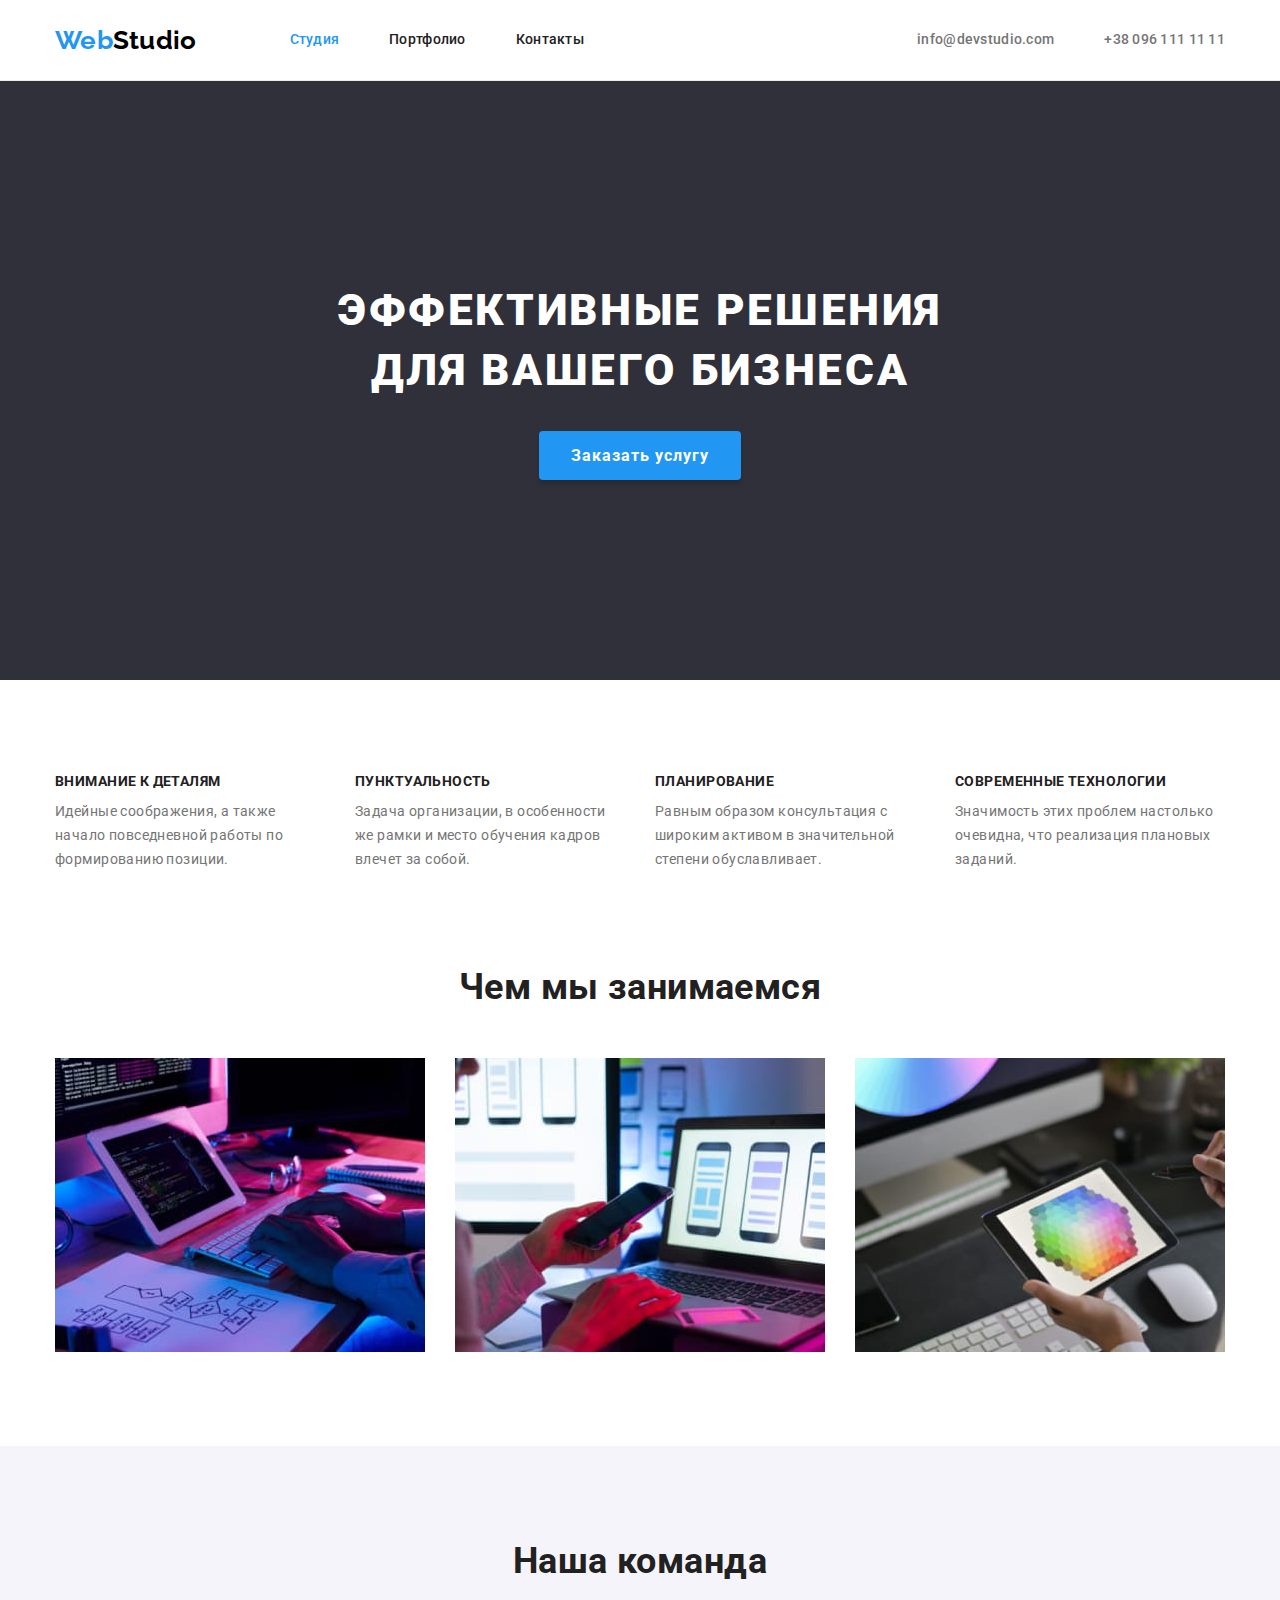
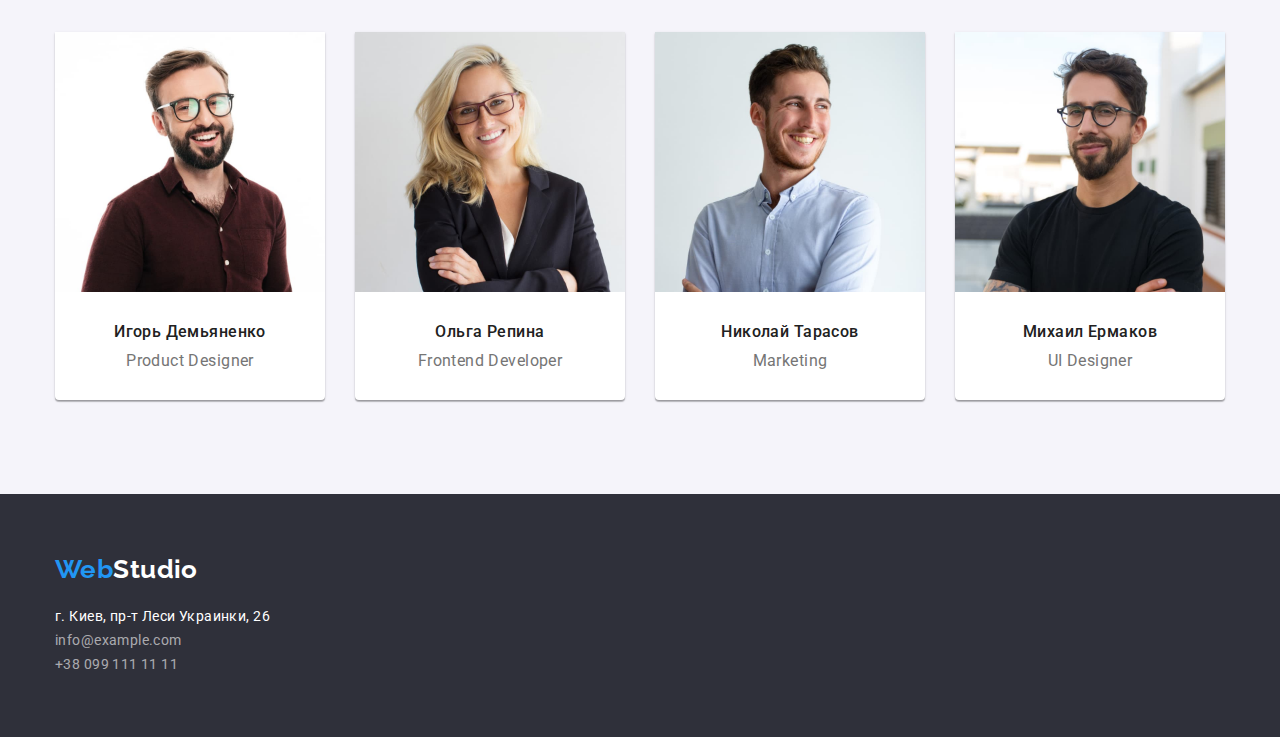
<file: index.html>
<!DOCTYPE html>
<html lang="ru">
<head>
    <meta charset="UTF-8">
    <meta http-equiv="X-UA-Compatible" content="IE=edge">
    <meta name="viewport" content="width=device-width, initial-scale=1.0">
    <title lang="en">Web Studio</title>
    
    <link rel="preconnect" href="https://fonts.googleapis.com">
    <link rel="preconnect" href="https://fonts.gstatic.com" crossorigin>
    <link href="https://fonts.googleapis.com/css2?family=Raleway:wght@700&family=Roboto:wght@400;500;700;900&display=swap"
      rel="stylesheet">
    <link rel="stylesheet" href="https://cdnjs.cloudflare.com/ajax/libs/modern-normalize/1.1.0/modern-normalize.min.css">
    <link rel="stylesheet" href="./css/styles.css">
</head>
<body>  
<!--Хедер-->  
<header class="header">
  <div class="container flex-head">
    <a href="./" lang="en" class="logo-header"><span class="logo-item">Web</span>Studio</a>
    <nav class="site-nav">
      <ul class="nav list">
        <li class="item"><a href="./" class="site-navigation-link accent">Студия</a></li>
        <li class="item"><a href="./portfolio.html" class="site-navigation-link">Портфолио</a></li>
        <li class="item"><a href="" class="site-navigation-link">Контакты</a></li>
      </ul>
    </nav>
    <ul class="contact-nav list">
      <li class="item"><a href="mailto:info@devstudio.com" class="contacts">info@devstudio.com</a></li>
      <li class="item"><a href="tel:+380961111111" class="contacts">+38 096 111 11 11</a></li>
    </ul>
  </div>
</header>
<!--Контент-->
<main>
  <!--Герой-->
<section class="hero">
  <div class="container">
    <h1 class="title">Эффективные решения для вашего бизнеса</h1>
    <button type="button" class="hero-button">Заказать услугу</button>
  </div>
</section>
<!--Особенности-->
<section class="specifics">
 <div class="container">
    <!-- <h2>Особенности</h2> -->
    <ul class="specifics-list list">
      <li class="item">
        <h3 class="title-specifics">Внимание к деталям</h3>
        <p>Идейные соображения, а также начало повседневной работы по формированию позиции.</p>
      </li>
      <li class="item">
        <h3 class="title-specifics">Пунктуальность</h3>
        <p>Задача организации, в особенности же рамки и место обучения кадров влечет за собой.</p>
      </li>
      <li class="item">
        <h3 class="title-specifics">Планирование</h3>
        <p>Равным образом консультация с широким активом в значительной степени обуславливает.</p>
      </li>
      <li class="item">
        <h3 class="title-specifics">Современные технологии</h3>
        <p>Значимость этих проблем настолько очевидна, что реализация плановых заданий.</p>
      </li>
    </ul>
 </div>
</section>
<!--Чем мы занимаемся-->
<section class="activity">
  <div class="container">
    <h2 class="title-activity">Чем мы занимаемся</h2>
    <ul class="activity-list list">
      <li class="item"><img src="./images/box_1.jpg" width="370" alt="Верстка сайтов"></li>
      <li class="item"><img src="./images/box_2.jpg" width="370" alt="Мобильное приложения"></li>
      <li class="item"><img src="./images/box_3.jpg" width="370" alt="Оформления продуктов"></li>
    </ul>
  </div>
</section>
<!--Наша команда-->
<section class="team team-bg">
 <div class="container">
    <h2 class="team-title">Наша команда</h2>
    <ul class="team-list list">
      <li class="team-member">
        <img src="./images/img_1.jpg" width="270" alt="Игорь Демьяненко">
        <div class="member-discr">
          <h3 class="team-member-title">Игорь Демьяненко</h3>
          <p>Product Designer</p>
        </div>
      </li>
      <li class="team-member">
        <img src="./images/img_2.jpg" width="270" alt="Ольга Репина">
        <div class="member-discr">
          <h3 class="team-member-title">Ольга Репина</h3>
          <p>Frontend Developer</p>
        </div>   
      </li>
      <li class="team-member">
        <img src="./images/img_3.jpg" width="270" alt="Николай Тарасов">
        <div class="member-discr">
          <h3 class="team-member-title">Николай Тарасов</h3>
          <p>Marketing</p>
        </div>   
      </li>
      <li class="team-member">
        <img src="./images/img_4.jpg" width="270" alt="Михаил Ермаков">
        <div class="member-discr">
          <h3 class="team-member-title">Михаил Ермаков</h3>
          <p>UI Designer</p>
        </div>   
      </li>
    </ul>
 </div>
</section>
</main>
<!--Футер-->
<footer class="footer">
  <div class="container">
    <a href="./" lang="en" class="logo-footer"><span class="logo-item">Web</span>Studio</a>
    <address class="address">
      г. Киев, пр-т Леси Украинки, 26
      <a href="mailto:info@example.com" class="address-link">info@example.com</a>
      <a href="tel:+380991111111" class="address-link">+38 099 111 11 11</a>
    </address>
  </div>
</footer>
</body>
</html>
</file>
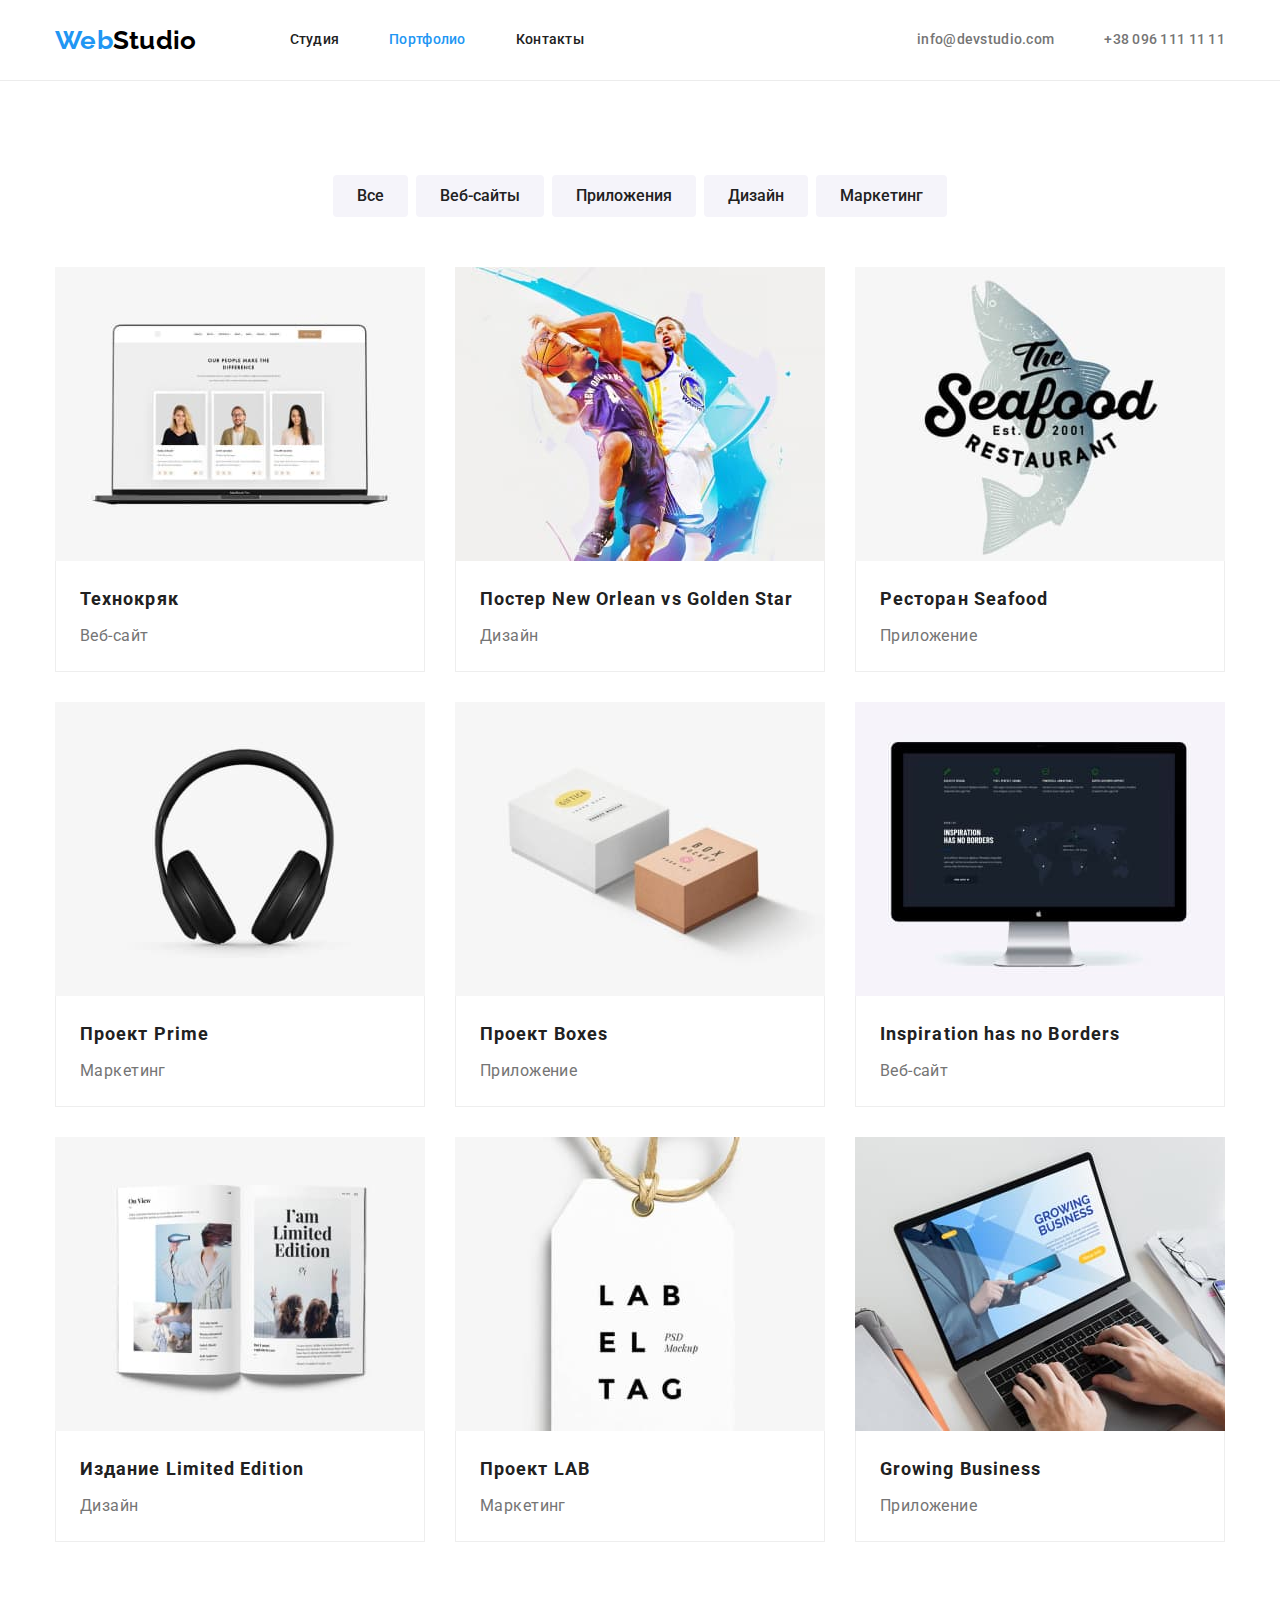
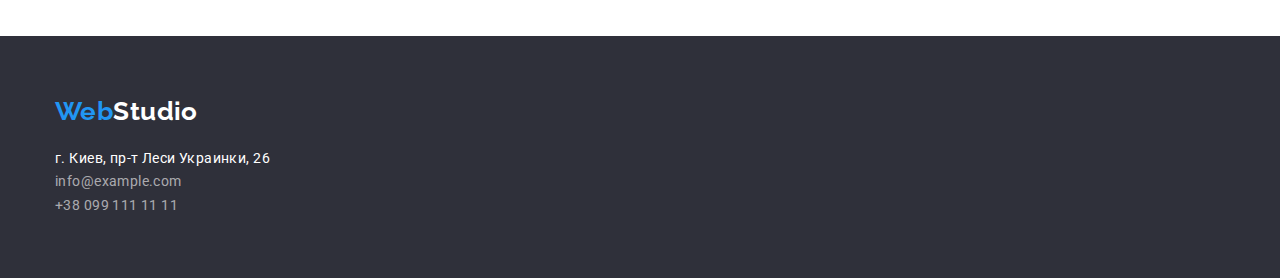
<file: portfolio.html>
<!DOCTYPE html>
<html lang="ru">
<head>
    <meta charset="UTF-8">
    <meta http-equiv="X-UA-Compatible" content="IE=edge">
    <meta name="viewport" content="width=device-width, initial-scale=1.0">
    <title>Портфолио</title>
    <link href="https://fonts.googleapis.com/css2?family=Raleway:wght@700&family=Roboto:wght@400;500;700;900&display=swap"
        rel="stylesheet">
    <link rel="stylesheet" href="https://cdnjs.cloudflare.com/ajax/libs/modern-normalize/1.1.0/modern-normalize.min.css">
    <link rel="stylesheet" href="./css/styles.css">
</head>
<body>
    <!--Хедер-->
    <header class="header">
        <div class="container flex-head">
            <a href="./" lang="en" class="logo-header"><span class="logo-item">Web</span>Studio</a>
            <nav class="site-nav">
                <ul class="nav list">
                    <li class="item"><a href="./" class="site-navigation-link">Студия</a></li>
                    <li class="item"><a href="./portfolio.html" class="site-navigation-link accent">Портфолио</a></li>
                    <li class="item"><a href="" class="site-navigation-link">Контакты</a></li>
                </ul>
            </nav>
            <ul class="contact-nav list">
                <li class="item"><a href="mailto:info@devstudio.com" class="contacts">info@devstudio.com</a></li>
                <li class="item"><a href="tel:+380961111111" class="contacts">+38 096 111 11 11</a></li>
            </ul>
        </div>
    </header>
    <!--Контент-->
    <main>
       <section class="portfolio-content">
           <div class="container">
            <ul class="filters list">
                <li class="item"><button type="button" class="filter-button">Все</button></li>
                <li class="item"><button type="button" class="filter-button">Веб-сайты</button></li>
                <li class="item"><button type="button" class="filter-button">Приложения</button></li>
                <li class="item"><button type="button" class="filter-button">Дизайн</button></li>
                <li class="item"><button type="button" class="filter-button">Маркетинг</button></li>
            </ul>
            <ul class="projects list">
                <li class="projects-box">
                    <a href="" class="projects-link">
                        <img src="./images/project-1.jpg" width="370" alt="Проект 1">
                        <div class="projects-description">
                            <h2 class="project-title">Технокряк</h2>
                            <p>Веб-сайт</p>
                        </div>   
                    </a>
                    
                </li>
                <li class="projects-box">
                    <a href="" class="projects-link">
                        <img src="./images/project-2.jpg" width="370" alt="Проект 2">
                        <div class="projects-description">
                            <h2 class="project-title">Постер New Orlean vs Golden Star</h2>
                            <p>Дизайн</p>
                        </div>
                    </a>
                </li>
                <li class="projects-box">
                    <a href="" class="projects-link">
                        <img src="./images/project-3.jpg" width="370" alt="Проект 3">
                        <div class="projects-description">
                            <h2 class="project-title">Ресторан Seafood</h2>
                            <p>Приложение</p>
                        </div>
                    </a>
                </li>
                <li class="projects-box">
                    <a href="" class="projects-link">
                        <img src="./images/project-4.jpg" width="370" alt="Проект 4">
                        <div class="projects-description">
                            <h2 class="project-title">Проект Prime</h2>
                            <p>Маркетинг</p>
                        </div>
                    </a>
                </li>
                <li class="projects-box">
                    <a href="" class="projects-link">
                        <img src="./images/project-5.jpg" width="370" alt="Проект 5">
                        <div class="projects-description">
                            <h2 class="project-title">Проект Boxes</h2>
                            <p>Приложение</p>
                        </div>
                    </a>
                </li>
                <li class="projects-box">
                    <a href="" class="projects-link">
                        <img src="./images/project-6.jpg" width="370" alt="Проект 6">
                        <div class="projects-description">
                            <h2 class="project-title">Inspiration has no Borders</h2>
                            <p>Веб-сайт</p>
                        </div>
                    </a>
                </li>
                <li class="projects-box">
                    <a href="" class="projects-link">
                        <img src="./images/project-7.jpg" width="370" alt="Проект 7">
                        <div class="projects-description">
                            <h2 class="project-title">Издание Limited Edition</h2>
                            <p>Дизайн</p>
                        </div>
                    </a>
                </li>
                <li class="projects-box">
                    <a href="" class="projects-link">
                        <img src="./images/project-8.jpg" width="370" alt="Проект 8">
                        <div class="projects-description">
                            <h2 class="project-title">Проект LAB</h2>
                            <p>Маркетинг</p>
                        </div>
                    </a>
                </li>
                <li class="projects-box">
                    <a href="" class="projects-link">
                        <img src="./images/project-9.jpg" width="370" alt="Проект 9">
                        <div class="projects-description">
                            <h2 class="project-title">Growing Business</h2>
                            <p>Приложение</p>
                        </div>
                    </a>
                </li>
            </ul>
           </div>
       </section> 
    </main>
    <!--Футер-->
    <footer class="footer">
        <div class="container">
            <a href="./" lang="en" class="logo-footer"><span class="logo-item">Web</span>Studio</a>
            <address class="address">
                г. Киев, пр-т Леси Украинки, 26
                <a href="mailto:info@example.com" class="address-link">info@example.com</a>
                <a href="tel:+380991111111" class="address-link">+38 099 111 11 11</a>
            </address>
        </div>
    </footer>
</body>
</html>
</file>
<file: css/styles.css>
:root {
  --primary-text-color: #757575;
  --title-text-colot: #212121;
  --accent-color: #2196f3;
  --address-link-color: rgba(255, 255, 255, 0.6);
  --primary-bg-color: #2f303a;
  --secondary-bg-color: #f5f4fa;
  --body-color: #ffffff;
}

html {
  box-sizing: border-box;
}

*,
*::before,
*::after {
  box-sizing: inherit;
}

body {
  background-color: var(--body-color);
  color: var(--primary-text-color);
  font-family: 'roboto', sans-serif;
  font-style: normal;
  font-weight: normal;
  font-size: 14px;
  line-height: 1.71;
  letter-spacing: 0.03em;
}

h1,
h2,
h3,
h4,
h5,
h6,
p {
  margin: 0;
}

.list {
  margin: 0;
  list-style: none;
  padding: 0;
}

.container {
  width: 1200px;
  padding: 0 15px;
  margin: 0 auto;
}

/* Хедер */

.header {
  border-bottom: 1px solid #ececec;

  font-weight: 500;
  font-size: 14px;
  line-height: 1.14;
  letter-spacing: 0.02em;
}

.flex-head {
  display: flex;
  align-items: center;
}

.logo-header {
  color: #000000;
  text-decoration: none;
  font-family: 'Raleway', sans-serif;
  font-weight: 700;
  font-size: 26px;
  line-height: 1.19;
}

.logo-item {
  color: var(--accent-color);
}
/* Навігація */

.site-nav {
  margin-left: 93px;
}

.site-nav .list {
  display: flex;
}

.nav .item:not(:last-child) {
  margin-right: 50px;
}

.site-navigation-link {
  display: block;
  padding-top: 32px;
  padding-bottom: 32px;

  text-decoration: none;
  color: var(--title-text-colot);
}

.accent {
  color: var(--accent-color);
}

.site-navigation-link:hover,
.site-navigation-link:focus {
  color: var(--accent-color);
}

/* Контакти */
.contact-nav {
  display: flex;
  margin-left: auto;
}

.contact-nav .item:not(:last-child) {
  margin-right: 50px;
}

.contacts {
  display: block;
  padding-top: 32px;
  padding-bottom: 32px;

  text-decoration: none;
  color: var(--primary-text-color);
}

.contacts:hover,
.contacts:focus,
.address-link:hover,
.address-link:focus {
  color: var(--accent-color);
}

/* Main */
.hero {
  background-color: var(--primary-bg-color);
  padding: 200px 0;
  text-align: center;
}

.hero .title {
  max-width: 696px;
  margin: 0 auto 30px;

  color: var(--body-color);
  font-weight: 900;
  font-size: 44px;
  line-height: 1.36;
  letter-spacing: 0.06em;
  text-transform: uppercase;
}

.hero-button {
  background-color: var(--accent-color);
  margin: 0 auto;
  box-shadow: 0px 4px 4px rgba(0, 0, 0, 0.15);
  border-radius: 4px;
  padding: 10px 32px;
  border-width: 0px;

  color: var(--body-color);
  cursor: pointer;
  font-weight: 700;
  font-size: 16px;
  line-height: 1.86;
  letter-spacing: 0.06em;
}

.hero-button:hover,
.hero-button:focus {
  background-color: #188ce8;
}

.specifics-list,
.activity-list,
.team-list {
  display: flex;
}

.specifics-list .item {
  width: calc((100% - 90px) / 4);
}

.specifics-list .item:not(:last-child) {
  margin-right: 30px;
}

.title-specifics {
  margin-bottom: 10px;

  font-weight: 700;
  font-size: 14px;
  line-height: 1.14;
  color: var(--title-text-colot);
  text-transform: uppercase;
}

.title-activity,
.team-title {
  margin-bottom: 50px;

  font-weight: 700;
  font-size: 36px;
  line-height: 1.17;
  text-align: center;
  color: var(--title-text-colot);
}

.specifics {
  padding-top: 94px;
}

.team,
.activity {
  padding: 94px 0;
}

.activity-list .item {
  width: calc((100% - 60px) / 3);
}

.activity-list .item:not(:last-child) {
  margin-right: 30px;
}

/* Наша команда */
.team-bg {
  background-color: var(--secondary-bg-color);
}

.team-member {
  width: calc((100% - 90px) / 4);
  background-color: var(--body-color);
  box-shadow: 0px 1px 3px rgba(0, 0, 0, 0.12), 0px 1px 1px rgba(0, 0, 0, 0.14),
    0px 2px 1px rgba(0, 0, 0, 0.2);
  border-radius: 0px 0px 4px 4px;

  font-weight: 400;
  font-size: 16px;
  line-height: 1.19;
  text-align: center;
}

.team-member:not(:last-child) {
  margin-right: 30px;
}

.member-discr {
  padding-top: 30px;
  padding-bottom: 30px;
}

.team-member-title {
  margin-bottom: 10px;

  color: var(--title-text-colot);
  font-weight: 500;
  font-size: 16px;
}

/* Футер */
.footer {
  padding: 60px 0;
  background-color: var(--primary-bg-color);

  color: var(--body-color);
}

.logo-footer {
  display: inline-block;
  margin-bottom: 20px;

  color: #ffffff;
  text-decoration: none;
  font-family: 'Raleway', sans-serif;
  font-weight: 700;
  font-size: 26px;
  line-height: 1.19;
}

.address {
  font-style: normal;
}

.address-link {
  display: block;

  text-decoration: none;
  color: var(--address-link-color);
}

/* Портфоліо */

.portfolio-content {
  padding: 94px 0;
}

.filters {
  display: flex;
  justify-content: center;
  margin-bottom: 50px;
}

.filters .item:not(:first-child) {
  margin-left: 8px;
}

.filter-button {
  background-color: var(--secondary-bg-color);
  border-radius: 4px;
  border-color: transparent;
  padding: 6px 22px;

  font-family: roboto;
  color: var(--title-text-colot);
  font-weight: 500;
  font-size: 16px;
  line-height: 1.62;
  text-align: center;
  cursor: pointer;
}

.filter-button:hover,
.filter-button:focus {
  background-color: var(--accent-color);
  color: #ffffff;
  box-shadow: 0px 3px 1px rgba(0, 0, 0, 0.1), 0px 1px 2px rgba(0, 0, 0, 0.08),
    0px 2px 2px rgba(0, 0, 0, 0.12);
}

.projects {
  display: flex;
  flex-wrap: wrap;

  font-weight: 400;
  font-size: 16px;
  line-height: 1.87;
}

.projects-box {
  width: calc((100% - 60px) / 3);
  margin-bottom: 30px;
}

.projects-box:not(:nth-child(3n)) {
  margin-right: 30px;
}

.projects-box:nth-last-child(-n + 3) {
  margin-bottom: 0;
}

img {
  display: block;
}

.projects-description {
  padding: 20px 24px;
  border-bottom: 1px solid #eeeeee;
  border-left: 1px solid #eeeeee;
  border-right: 1px solid #eeeeee;
}

.project-title {
  margin-bottom: 4px;

  color: var(--title-text-colot);
  font-weight: 700;
  font-size: 18px;
  line-height: 2;
  letter-spacing: 0.06em;
}

.projects-link {
  text-decoration: none;
  color: var(--primary-text-color);
}
</file>
